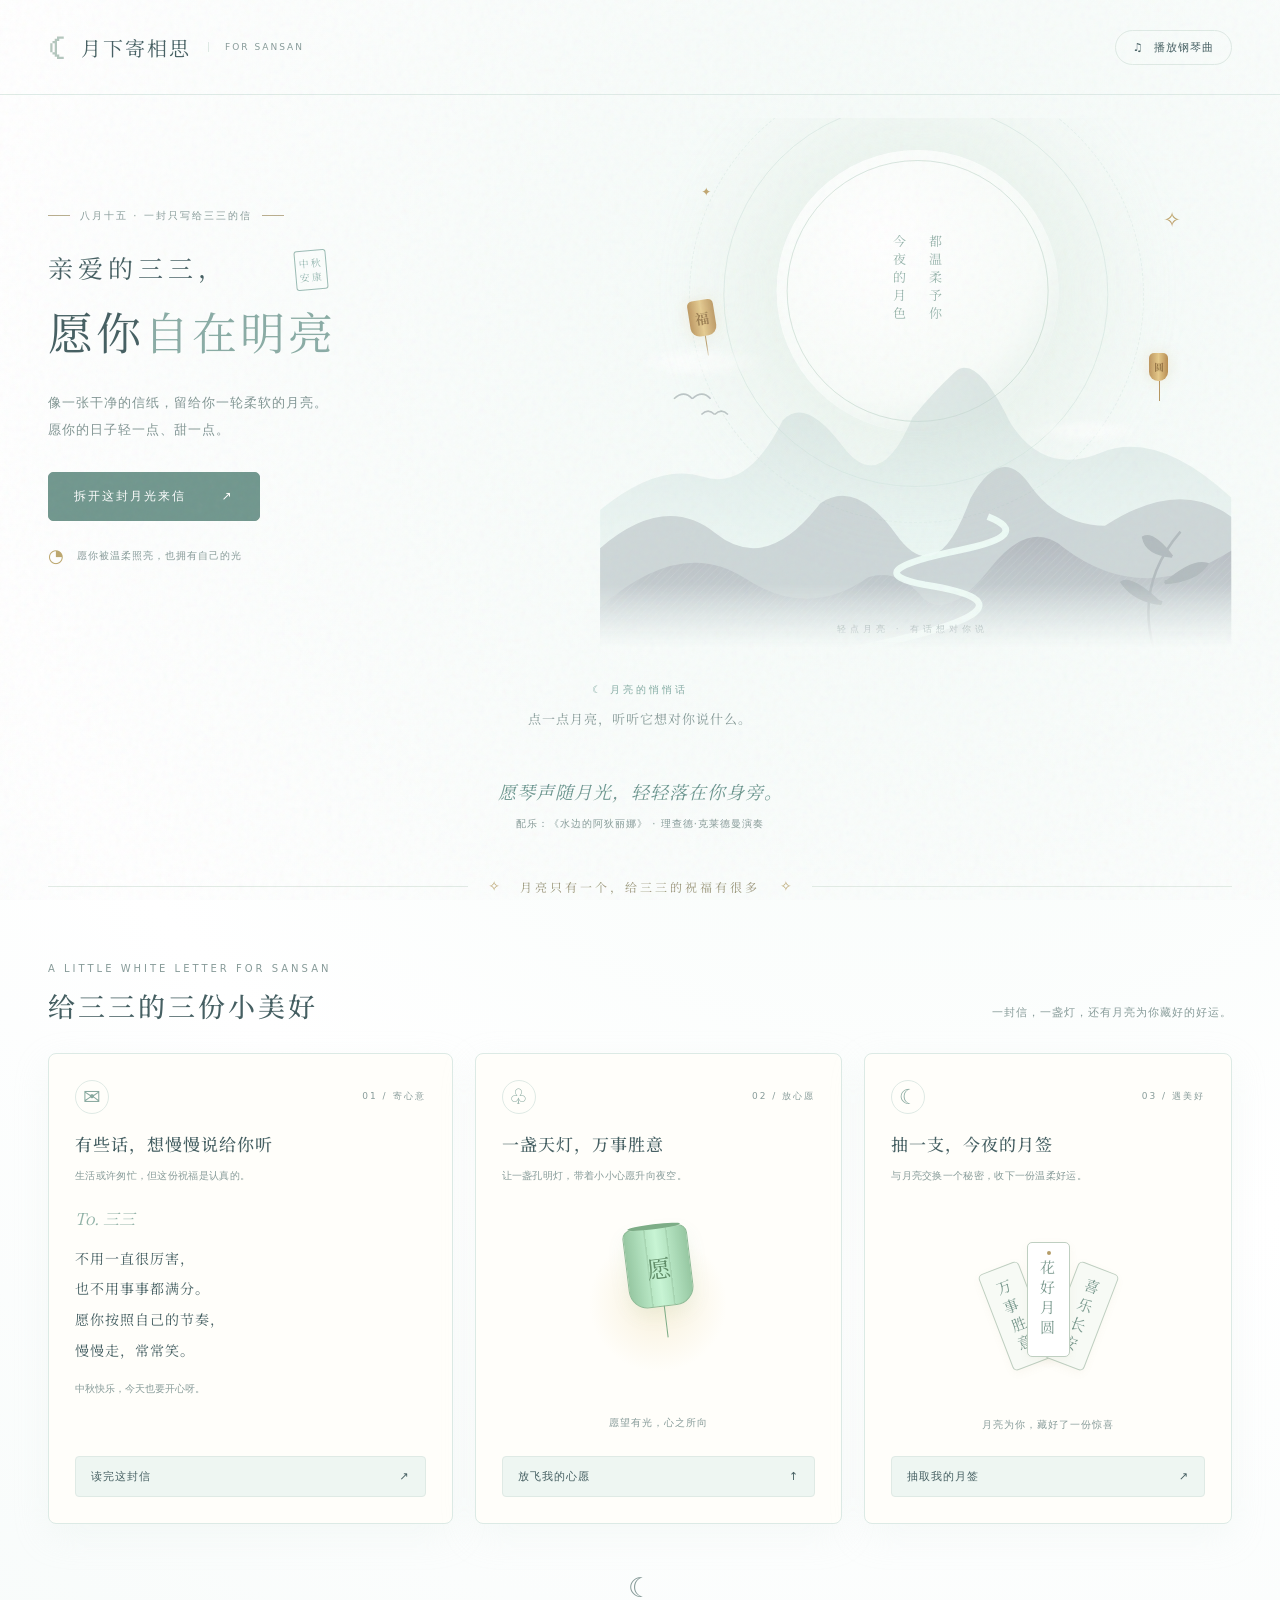
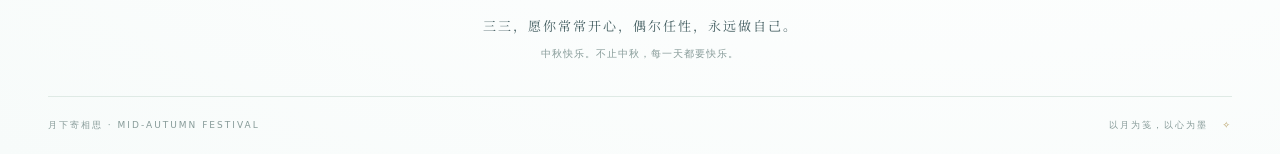
<file: index.html>
<!doctype html>
<html lang="zh-CN">
<head>
  <meta charset="UTF-8"><meta name="viewport" content="width=device-width, initial-scale=1">
  <meta name="theme-color" content="#eef0e6"><meta name="description" content="给三三的一份中秋小惊喜。愿月光温柔，愿你常乐常安。">
  <title>给三三的月光来信 · 中秋快乐</title><link rel="stylesheet" href="style.css"><link rel="stylesheet" href="personal.css"><link rel="stylesheet" href="duet.css">
</head>
<body class="personal theme-rose" data-recipient="sansan">
  <header class="header"><a class="brand" href="./" aria-label="给三三的月光来信"><span class="brand-icon">☾</span>月下寄相思<span class="brand-en">FOR SANSAN</span></a><button class="sound" id="sound" aria-pressed="false" aria-label="播放《水边的阿狄丽娜》"><span>♫</span> <span id="sound-label">播放钢琴曲</span></button></header>
  <main>
    <section class="hero" aria-labelledby="title">
      <div class="hero-copy"><div class="eyebrow"><span></span> 八月十五 · 一封只写给三三的信 <span></span></div><h1 id="title"><small>亲爱的三三，</small>愿你<span>自在明亮</span><i class="seal">中秋<br>安康</i></h1><p class="intro">像一张干净的信纸，留给你一轮柔软的月亮。<br>愿你的日子轻一点、甜一点。</p><button class="primary" id="start">拆开这封月光来信 <span>↗</span></button><div class="hero-note"><span class="small-moon">◔</span> 愿你被温柔照亮，也拥有自己的光</div></div>
      <div class="landscape" aria-label="清白月色、云朵、小兔与远山"><div class="white-cloud" aria-hidden="true"></div><div class="white-rabbit" aria-hidden="true"><i></i></div>
        <button class="moon" id="moon-secret" aria-label="点月亮，读给三三的悄悄话"><span>今夜的月色</span><span>都温柔予你</span></button><div class="orbit orbit-one"></div><div class="orbit orbit-two"></div>
        <svg class="mountains" viewBox="0 0 760 560" fill="none" xmlns="http://www.w3.org/2000/svg" aria-hidden="true"><defs><linearGradient id="back" x2="0" y2="1"><stop stop-color="#9cad98"/><stop offset="1" stop-color="#ced5be"/></linearGradient><linearGradient id="front" x2="0" y2="1"><stop stop-color="#3e695c"/><stop offset="1" stop-color="#8caa89"/></linearGradient><pattern id="lines" width="9" height="9" patternUnits="userSpaceOnUse"><path d="M0 9L9 0" stroke="#f4f2dc" stroke-opacity=".1"/></pattern></defs><path d="M0 383Q70 326 124 343T220 275Q247 246 292 306T376 272Q401 241 427 217T494 278Q535 342 603 314T760 368V560H0Z" fill="url(#back)"/><path d="M0 429Q78 362 139 411T265 375Q308 345 357 413T446 369Q483 303 517 352T608 402Q697 344 760 391V560H0Z" fill="#779580"/><path d="M0 500Q97 415 174 465T323 464Q359 452 390 490Q421 515 469 454T558 428Q653 500 760 432V560H0Z" fill="url(#front)"/><path d="M0 500Q97 415 174 465T323 464Q359 452 390 490Q421 515 469 454T558 428Q653 500 760 432V560H0Z" fill="url(#lines)"/><path d="M260 560Q570 501 391 473Q306 457 434 431Q523 413 467 391" stroke="#e0dfbe" stroke-width="8" opacity=".75"/><path d="M89 249q12-11 22 0m0 0q12-11 22 0M122 268q8-8 16 0m0 0q8-8 16 0" stroke="#5e7763" stroke-width="2"/><g stroke="#466950" stroke-width="3"><path d="M670 560q-29-84 29-151M677 494q-31-7-43-25M680 469q31-3 48-19M688 438q-22-7-31-19"/><path d="M689 439q-23-30-35-23q4 20 35 23M680 471q34-29 51-23q-13 20-51 23M676 496q-36-34-48-26q16 23 48 26" fill="#466950"/></g></svg>
        <div class="scene-lantern lantern-a"><b>福</b></div><div class="scene-lantern lantern-b"><b>圆</b></div><div class="scene-caption">轻点月亮 · 有话想对你说</div><div class="star star-one">✧</div><div class="star star-two">✦</div>
      </div>
    </section>
    <div class="secret-note"><span>☾ 月亮的悄悄话</span><p id="secret-message" aria-live="polite">点一点月亮，听听它想对你说什么。</p></div>
    <figure class="song-quote"><blockquote>愿琴声随月光，轻轻落在你身旁。</blockquote><figcaption>配乐：《水边的阿狄丽娜》 · 理查德·克莱德曼演奏</figcaption></figure>
    <div class="poem-divider"><span></span><i>✧</i><p>月亮只有一个，给三三的祝福有很多</p><i>✧</i><span></span></div>
    <section class="wishes" id="wishes" aria-labelledby="wishes-title"><div class="section-heading"><div><p class="eyebrow">A LITTLE WHITE LETTER FOR SANSAN</p><h2 id="wishes-title">给三三的三份小美好</h2></div><p>一封信，一盏灯，还有月亮为你藏好的好运。</p></div>
      <div class="cards"><article class="card letter-card"><div class="card-top"><span class="card-icon">✉</span><span class="card-number">01 / 寄心意</span></div><h3>有些话，想慢慢说给你听</h3><p>生活或许匆忙，但这份祝福是认真的。</p><div class="letter-preview"><span class="letter-salutation">To. 三三</span><p>不用一直很厉害，<br>也不用事事都满分。<br>愿你按照自己的节奏，<br>慢慢走，常常笑。</p><span class="letter-mark">中秋快乐，今天也要开心呀。</span></div><button class="card-button" id="open-letter">读完这封信 <span>↗</span></button></article>
      <article class="card lantern-card"><div class="card-top"><span class="card-icon">♧</span><span class="card-number">02 / 放心愿</span></div><h3>一盏天灯，万事胜意</h3><p>让一盏孔明灯，带着小小心愿升向夜空。</p><div class="lantern-preview" aria-hidden="true"><div class="lantern-glow"></div><div class="large-lantern"><span>愿</span></div><div class="lantern-string"></div></div><div class="lantern-counter" id="lantern-counter">愿望有光，心之所向</div><button class="card-button" id="release">放飞我的心愿 <span>↑</span></button></article>
      <article class="card fortune-card"><div class="card-top"><span class="card-icon">☾</span><span class="card-number">03 / 遇美好</span></div><h3>抽一支，今夜的月签</h3><p>与月亮交换一个秘密，收下一份温柔好运。</p><div class="fortune-art" aria-hidden="true"><div class="fortune-slip slip-left">万事胜意</div><div class="fortune-slip slip-right">喜乐长安</div><div class="fortune-slip slip-center">花好月圆</div></div><p class="fortune-hint" id="fortune-hint">月亮为你，藏好了一份惊喜</p><button class="card-button" id="draw">抽取我的月签 <span>↗</span></button></article></div>
    </section>
    <footer><span class="footer-moon">☾</span><p>三三，愿你常常开心，偶尔任性，永远做自己。</p><span>中秋快乐。不止中秋，每一天都要快乐。</span><div class="footer-bottom"><span>月下寄相思 · MID-AUTUMN FESTIVAL</span><span>以月为笺，以心为墨 <i>✧</i></span></div></footer>
  </main>
  <div class="flying-lanterns" id="sky" aria-hidden="true"></div><div class="toast" id="toast" role="status"></div>
  <dialog id="result"><button class="close" id="close-dialog" aria-label="关闭">×</button><div class="dialog-moon">☾</div><p class="eyebrow" id="result-kicker">一封月光来信</p><h2 id="result-title">中秋快乐</h2><p class="result-to" id="result-to"></p><p class="result-message" id="result-message"></p><p class="result-from" id="result-from"></p><div class="dialog-actions"><button class="primary" id="share">复制祝福链接 ↗</button><button class="secondary" id="save">保存祝福卡片 ↓</button></div><p class="dialog-foot">天涯共此时 · 千里共婵娟</p></dialog>
  <audio id="gift-audio" src="assets/ballade-pour-adeline-web.mp3" preload="auto" loop></audio>
  <script src="profiles.js"></script><script src="app.js"></script>
</body>
</html>
</file>
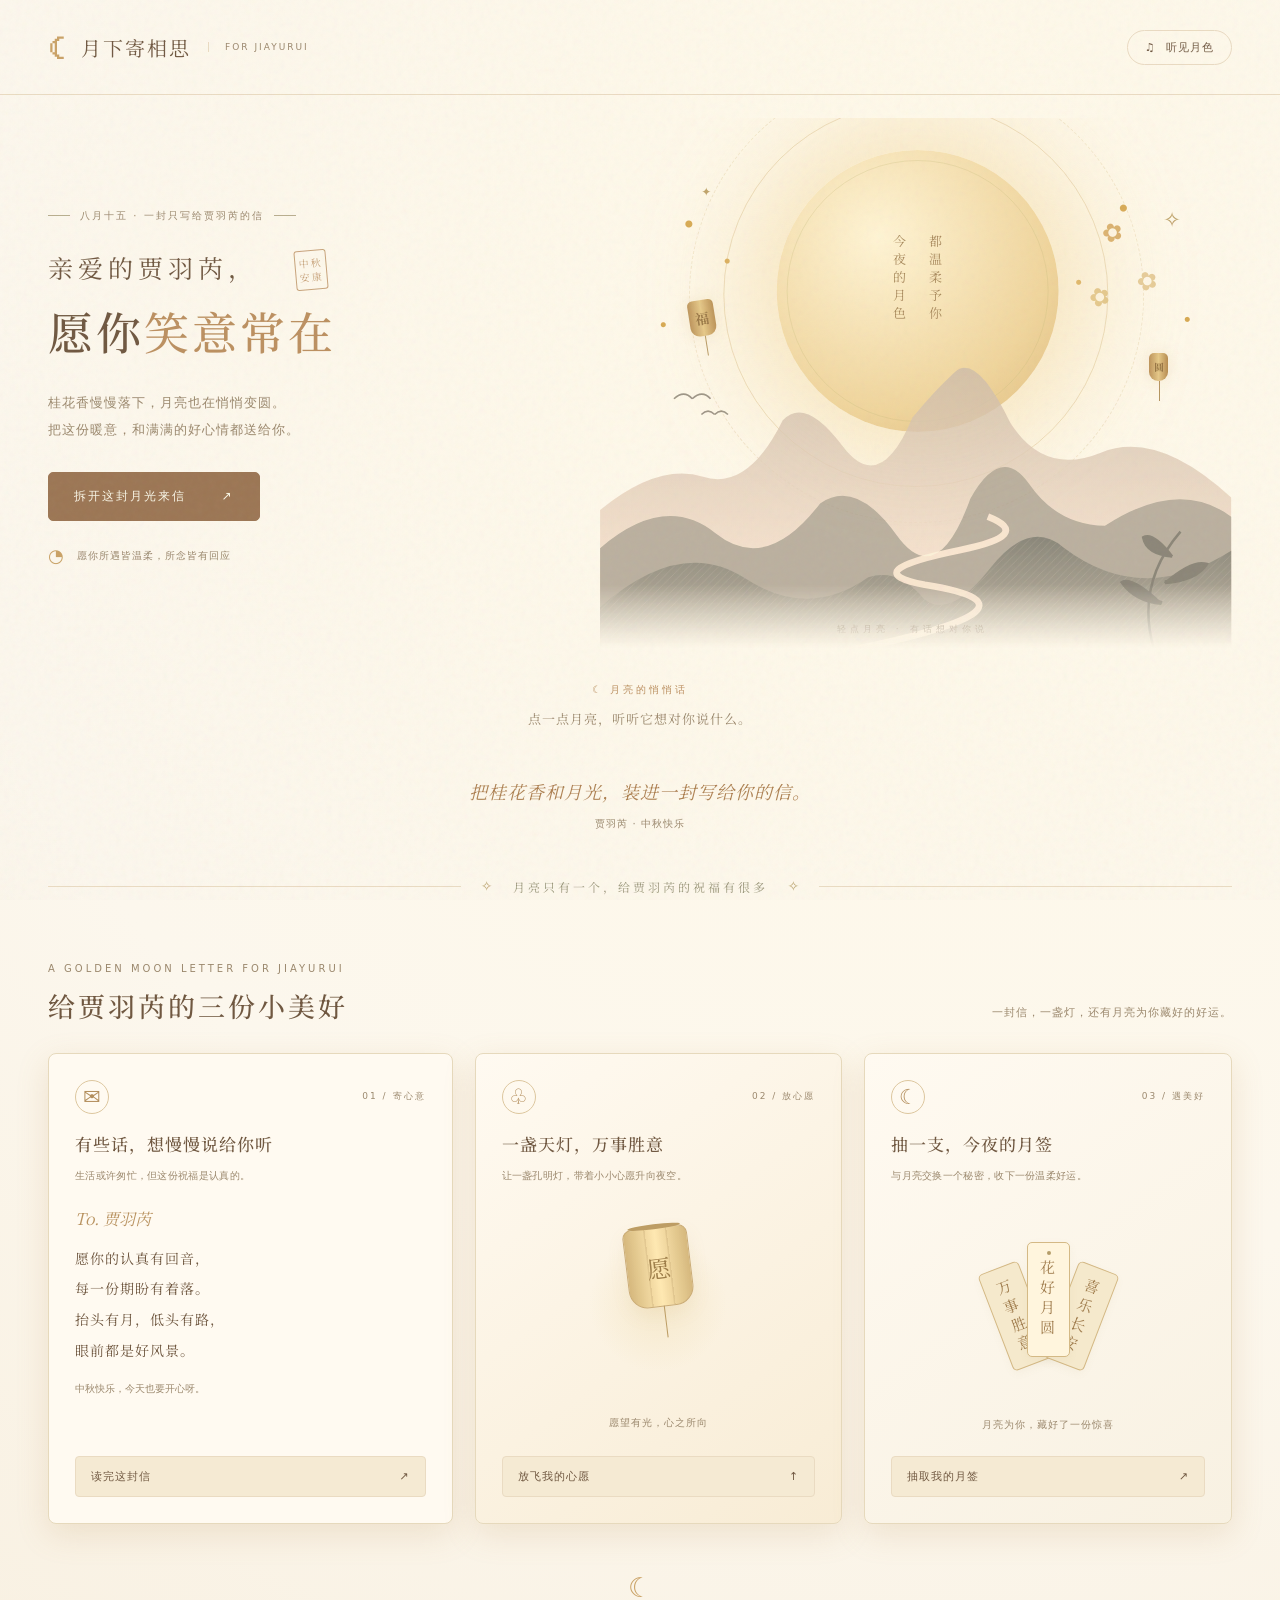
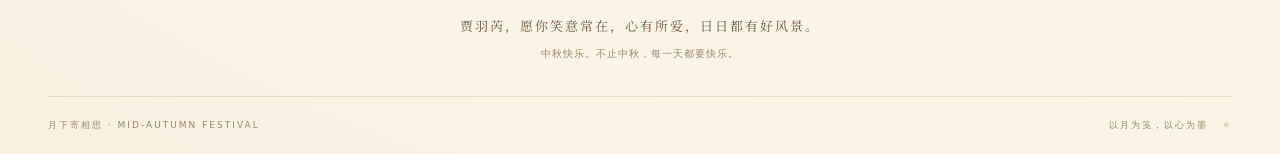
<file: jiayurui.html>
<!doctype html>
<html lang="zh-CN">
<head>
  <meta charset="UTF-8"><meta name="viewport" content="width=device-width, initial-scale=1">
  <meta name="theme-color" content="#eef0e6"><meta name="description" content="给贾羽芮的一份中秋小惊喜。愿月光温柔，愿你常乐常安。">
  <title>给贾羽芮的月光来信 · 中秋快乐</title><link rel="stylesheet" href="style.css"><link rel="stylesheet" href="personal.css"><link rel="stylesheet" href="duet.css">
</head>
<body class="personal theme-amber" data-recipient="jiayurui">
  <header class="header"><a class="brand" href="jiayurui.html" aria-label="给贾羽芮的月光来信"><span class="brand-icon">☾</span>月下寄相思<span class="brand-en">FOR JIAYURUI</span></a><button class="sound" id="sound" aria-pressed="false" aria-label="播放轻音乐"><span>♫</span> <span id="sound-label">听见月色</span></button></header>
  <main>
    <section class="hero" aria-labelledby="title">
      <div class="hero-copy"><div class="eyebrow"><span></span> 八月十五 · 一封只写给贾羽芮的信 <span></span></div><h1 id="title"><small>亲爱的贾羽芮，</small>愿你<span>笑意常在</span><i class="seal">中秋<br>安康</i></h1><p class="intro">桂花香慢慢落下，月亮也在悄悄变圆。<br>把这份暖意，和满满的好心情都送给你。</p><button class="primary" id="start">拆开这封月光来信 <span>↗</span></button><div class="hero-note"><span class="small-moon">◔</span> 愿你所遇皆温柔，所念皆有回应</div></div>
      <div class="landscape" aria-label="金色月光、桂花与远山"><div class="osmanthus" aria-hidden="true"></div>
        <button class="moon" id="moon-secret" aria-label="点月亮，读给贾羽芮的悄悄话"><span>今夜的月色</span><span>都温柔予你</span></button><div class="orbit orbit-one"></div><div class="orbit orbit-two"></div>
        <svg class="mountains" viewBox="0 0 760 560" fill="none" xmlns="http://www.w3.org/2000/svg" aria-hidden="true"><defs><linearGradient id="back" x2="0" y2="1"><stop stop-color="#9cad98"/><stop offset="1" stop-color="#ced5be"/></linearGradient><linearGradient id="front" x2="0" y2="1"><stop stop-color="#3e695c"/><stop offset="1" stop-color="#8caa89"/></linearGradient><pattern id="lines" width="9" height="9" patternUnits="userSpaceOnUse"><path d="M0 9L9 0" stroke="#f4f2dc" stroke-opacity=".1"/></pattern></defs><path d="M0 383Q70 326 124 343T220 275Q247 246 292 306T376 272Q401 241 427 217T494 278Q535 342 603 314T760 368V560H0Z" fill="url(#back)"/><path d="M0 429Q78 362 139 411T265 375Q308 345 357 413T446 369Q483 303 517 352T608 402Q697 344 760 391V560H0Z" fill="#779580"/><path d="M0 500Q97 415 174 465T323 464Q359 452 390 490Q421 515 469 454T558 428Q653 500 760 432V560H0Z" fill="url(#front)"/><path d="M0 500Q97 415 174 465T323 464Q359 452 390 490Q421 515 469 454T558 428Q653 500 760 432V560H0Z" fill="url(#lines)"/><path d="M260 560Q570 501 391 473Q306 457 434 431Q523 413 467 391" stroke="#e0dfbe" stroke-width="8" opacity=".75"/><path d="M89 249q12-11 22 0m0 0q12-11 22 0M122 268q8-8 16 0m0 0q8-8 16 0" stroke="#5e7763" stroke-width="2"/><g stroke="#466950" stroke-width="3"><path d="M670 560q-29-84 29-151M677 494q-31-7-43-25M680 469q31-3 48-19M688 438q-22-7-31-19"/><path d="M689 439q-23-30-35-23q4 20 35 23M680 471q34-29 51-23q-13 20-51 23M676 496q-36-34-48-26q16 23 48 26" fill="#466950"/></g></svg>
        <div class="scene-lantern lantern-a"><b>福</b></div><div class="scene-lantern lantern-b"><b>圆</b></div><div class="scene-caption">轻点月亮 · 有话想对你说</div><div class="star star-one">✧</div><div class="star star-two">✦</div>
      </div>
    </section>
    <div class="secret-note"><span>☾ 月亮的悄悄话</span><p id="secret-message" aria-live="polite">点一点月亮，听听它想对你说什么。</p></div>
    <figure class="song-quote"><blockquote>把桂花香和月光，装进一封写给你的信。</blockquote><figcaption>贾羽芮 · 中秋快乐</figcaption></figure>
    <div class="poem-divider"><span></span><i>✧</i><p>月亮只有一个，给贾羽芮的祝福有很多</p><i>✧</i><span></span></div>
    <section class="wishes" id="wishes" aria-labelledby="wishes-title"><div class="section-heading"><div><p class="eyebrow">A GOLDEN MOON LETTER FOR JIAYURUI</p><h2 id="wishes-title">给贾羽芮的三份小美好</h2></div><p>一封信，一盏灯，还有月亮为你藏好的好运。</p></div>
      <div class="cards"><article class="card letter-card"><div class="card-top"><span class="card-icon">✉</span><span class="card-number">01 / 寄心意</span></div><h3>有些话，想慢慢说给你听</h3><p>生活或许匆忙，但这份祝福是认真的。</p><div class="letter-preview"><span class="letter-salutation">To. 贾羽芮</span><p>愿你的认真有回音，<br>每一份期盼有着落。<br>抬头有月，低头有路，<br>眼前都是好风景。</p><span class="letter-mark">中秋快乐，今天也要开心呀。</span></div><button class="card-button" id="open-letter">读完这封信 <span>↗</span></button></article>
      <article class="card lantern-card"><div class="card-top"><span class="card-icon">♧</span><span class="card-number">02 / 放心愿</span></div><h3>一盏天灯，万事胜意</h3><p>让一盏孔明灯，带着小小心愿升向夜空。</p><div class="lantern-preview" aria-hidden="true"><div class="lantern-glow"></div><div class="large-lantern"><span>愿</span></div><div class="lantern-string"></div></div><div class="lantern-counter" id="lantern-counter">愿望有光，心之所向</div><button class="card-button" id="release">放飞我的心愿 <span>↑</span></button></article>
      <article class="card fortune-card"><div class="card-top"><span class="card-icon">☾</span><span class="card-number">03 / 遇美好</span></div><h3>抽一支，今夜的月签</h3><p>与月亮交换一个秘密，收下一份温柔好运。</p><div class="fortune-art" aria-hidden="true"><div class="fortune-slip slip-left">万事胜意</div><div class="fortune-slip slip-right">喜乐长安</div><div class="fortune-slip slip-center">花好月圆</div></div><p class="fortune-hint" id="fortune-hint">月亮为你，藏好了一份惊喜</p><button class="card-button" id="draw">抽取我的月签 <span>↗</span></button></article></div>
    </section>
    <footer><span class="footer-moon">☾</span><p>贾羽芮，愿你笑意常在，心有所爱，日日都有好风景。</p><span>中秋快乐。不止中秋，每一天都要快乐。</span><div class="footer-bottom"><span>月下寄相思 · MID-AUTUMN FESTIVAL</span><span>以月为笺，以心为墨 <i>✧</i></span></div></footer>
  </main>
  <div class="flying-lanterns" id="sky" aria-hidden="true"></div><div class="toast" id="toast" role="status"></div>
  <dialog id="result"><button class="close" id="close-dialog" aria-label="关闭">×</button><div class="dialog-moon">☾</div><p class="eyebrow" id="result-kicker">一封月光来信</p><h2 id="result-title">中秋快乐</h2><p class="result-to" id="result-to"></p><p class="result-message" id="result-message"></p><p class="result-from" id="result-from"></p><div class="dialog-actions"><button class="primary" id="share">复制祝福链接 ↗</button><button class="secondary" id="save">保存祝福卡片 ↓</button></div><p class="dialog-foot">天涯共此时 · 千里共婵娟</p></dialog>
  <script src="profiles.js"></script><script src="app.js"></script>
</body>
</html>
</file>
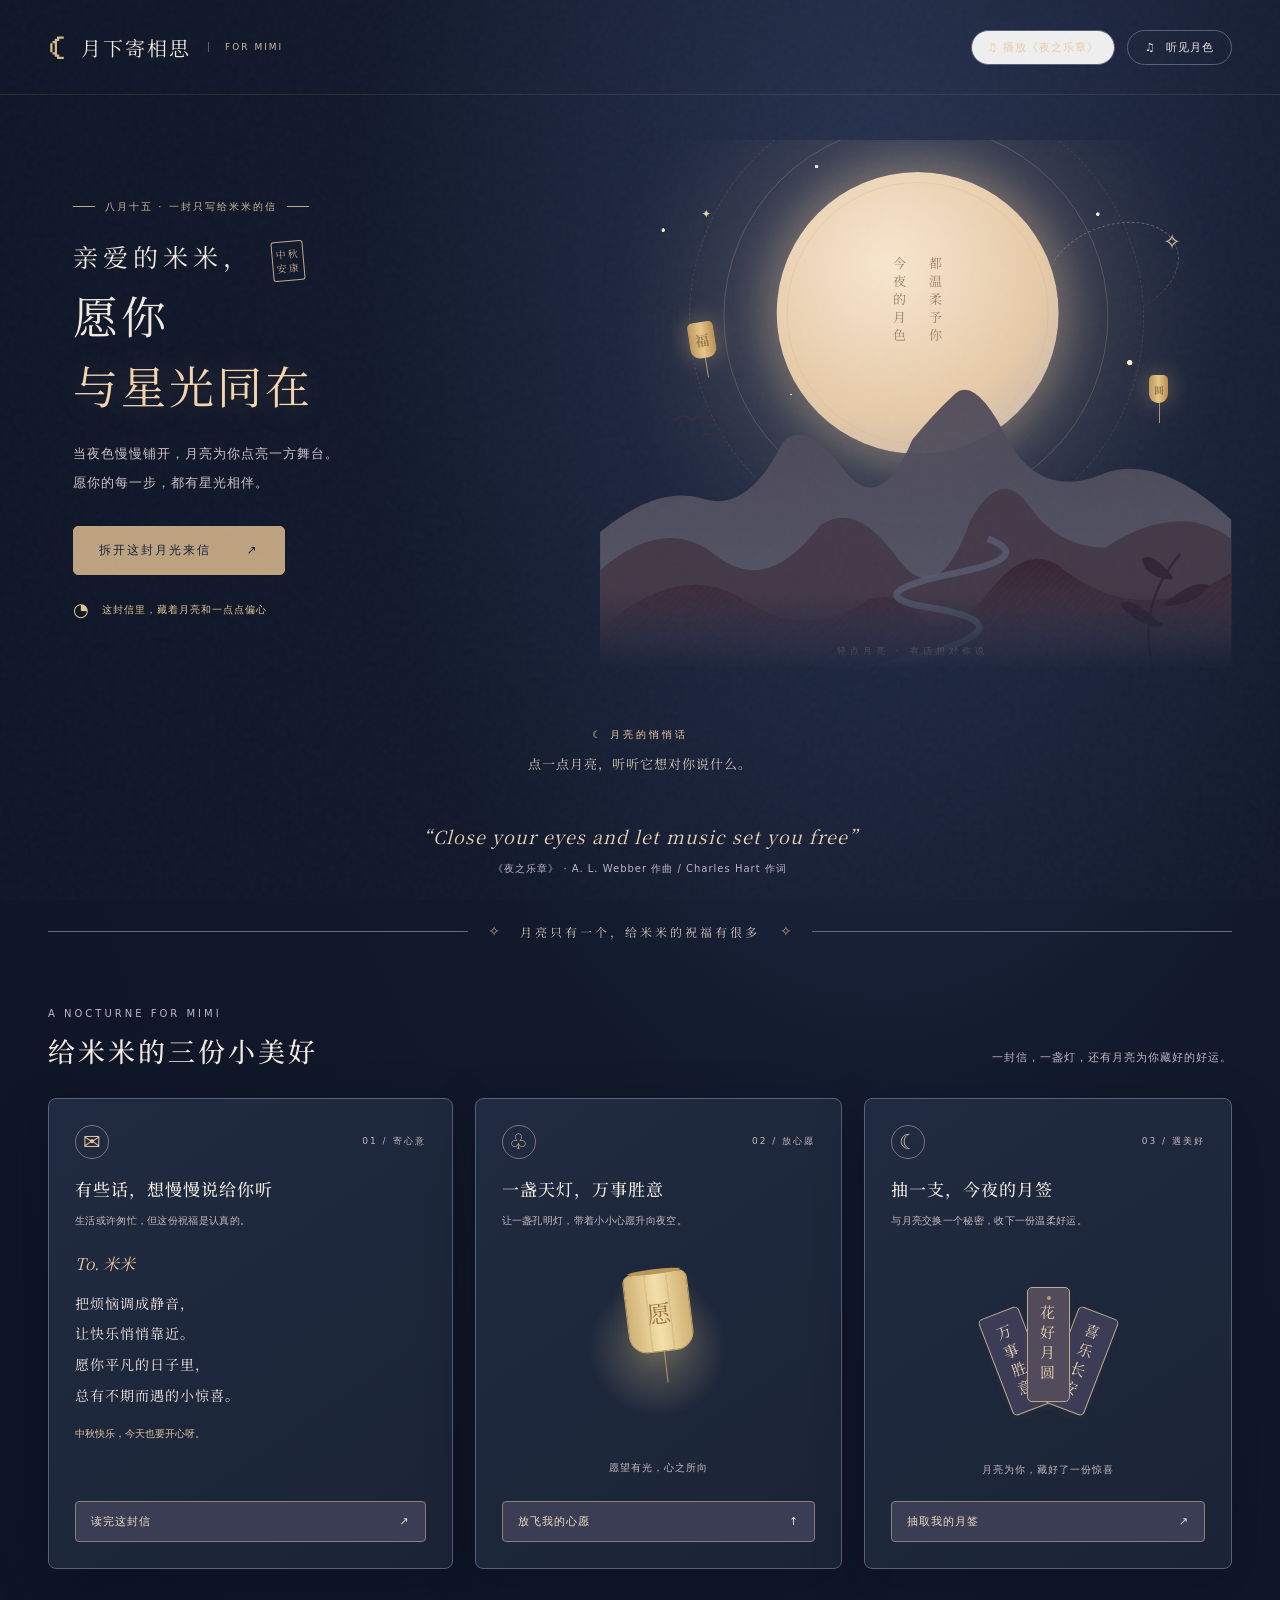
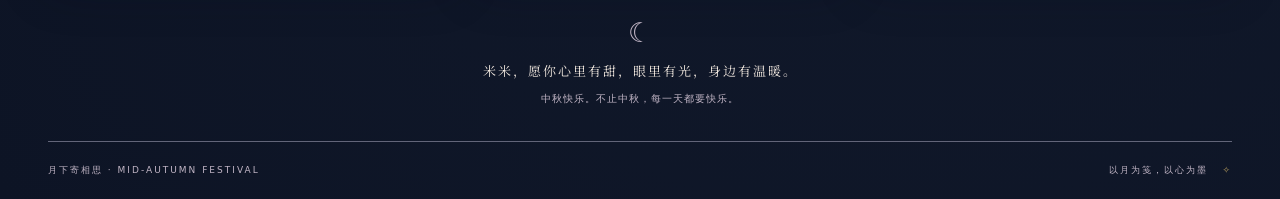
<file: mimi.html>
<!doctype html>
<html lang="zh-CN">
<head>
  <meta charset="UTF-8"><meta name="viewport" content="width=device-width, initial-scale=1">
  <meta name="theme-color" content="#eef0e6"><meta name="description" content="给米米的一份中秋小惊喜。愿月光温柔，愿你常乐常安。">
  <title>给米米的月光来信 · 中秋快乐</title><link rel="stylesheet" href="style.css"><link rel="stylesheet" href="personal.css"><link rel="stylesheet" href="duet.css">
</head>
<body class="personal theme-lilac" data-recipient="mimi">
  <header class="header"><a class="brand" href="mimi.html" aria-label="给米米的月光来信"><span class="brand-icon">☾</span>月下寄相思<span class="brand-en">FOR MIMI</span></a><button class="song-link" id="song-play" type="button" data-video="NqSBtk4z5qo" aria-label="在页面中播放《夜之乐章》">♫ 播放《夜之乐章》</button><button class="sound" id="sound" aria-pressed="false"><span>♫</span> <span id="sound-label">听见月色</span></button></header>
  <main>
    <section class="hero" aria-labelledby="title">
      <div class="hero-copy"><div class="eyebrow"><span></span> 八月十五 · 一封只写给米米的信 <span></span></div><h1 id="title"><small>亲爱的米米，</small>愿你<span>与星光同在</span><i class="seal">中秋<br>安康</i></h1><p class="intro">当夜色慢慢铺开，月亮为你点亮一方舞台。<br>愿你的每一步，都有星光相伴。</p><button class="primary" id="start">拆开这封月光来信 <span>↗</span></button><div class="hero-note"><span class="small-moon">◔</span> 这封信里，藏着月亮和一点点偏心</div></div>
      <div class="landscape" aria-label="夜幕中闪烁的星辰、月光与远山"><div class="night-sky" aria-hidden="true"></div>
        <button class="moon" id="moon-secret" aria-label="点月亮，读给米米的悄悄话"><span>今夜的月色</span><span>都温柔予你</span></button><div class="orbit orbit-one"></div><div class="orbit orbit-two"></div>
        <svg class="mountains" viewBox="0 0 760 560" fill="none" xmlns="http://www.w3.org/2000/svg" aria-hidden="true"><defs><linearGradient id="back" x2="0" y2="1"><stop stop-color="#9cad98"/><stop offset="1" stop-color="#ced5be"/></linearGradient><linearGradient id="front" x2="0" y2="1"><stop stop-color="#3e695c"/><stop offset="1" stop-color="#8caa89"/></linearGradient><pattern id="lines" width="9" height="9" patternUnits="userSpaceOnUse"><path d="M0 9L9 0" stroke="#f4f2dc" stroke-opacity=".1"/></pattern></defs><path d="M0 383Q70 326 124 343T220 275Q247 246 292 306T376 272Q401 241 427 217T494 278Q535 342 603 314T760 368V560H0Z" fill="url(#back)"/><path d="M0 429Q78 362 139 411T265 375Q308 345 357 413T446 369Q483 303 517 352T608 402Q697 344 760 391V560H0Z" fill="#779580"/><path d="M0 500Q97 415 174 465T323 464Q359 452 390 490Q421 515 469 454T558 428Q653 500 760 432V560H0Z" fill="url(#front)"/><path d="M0 500Q97 415 174 465T323 464Q359 452 390 490Q421 515 469 454T558 428Q653 500 760 432V560H0Z" fill="url(#lines)"/><path d="M260 560Q570 501 391 473Q306 457 434 431Q523 413 467 391" stroke="#e0dfbe" stroke-width="8" opacity=".75"/><path d="M89 249q12-11 22 0m0 0q12-11 22 0M122 268q8-8 16 0m0 0q8-8 16 0" stroke="#5e7763" stroke-width="2"/><g stroke="#466950" stroke-width="3"><path d="M670 560q-29-84 29-151M677 494q-31-7-43-25M680 469q31-3 48-19M688 438q-22-7-31-19"/><path d="M689 439q-23-30-35-23q4 20 35 23M680 471q34-29 51-23q-13 20-51 23M676 496q-36-34-48-26q16 23 48 26" fill="#466950"/></g></svg>
        <div class="scene-lantern lantern-a"><b>福</b></div><div class="scene-lantern lantern-b"><b>圆</b></div><div class="scene-caption">轻点月亮 · 有话想对你说</div><div class="star star-one">✧</div><div class="star star-two">✦</div>
      </div>
    </section>
    <div class="secret-note"><span>☾ 月亮的悄悄话</span><p id="secret-message" aria-live="polite">点一点月亮，听听它想对你说什么。</p></div>
    <figure class="song-quote"><blockquote>“Close your eyes and let music set you free”</blockquote><figcaption>《夜之乐章》 · A. L. Webber 作曲 / Charles Hart 作词</figcaption></figure>
    <div class="poem-divider"><span></span><i>✧</i><p>月亮只有一个，给米米的祝福有很多</p><i>✧</i><span></span></div>
    <section class="wishes" id="wishes" aria-labelledby="wishes-title"><div class="section-heading"><div><p class="eyebrow">A NOCTURNE FOR MIMI</p><h2 id="wishes-title">给米米的三份小美好</h2></div><p>一封信，一盏灯，还有月亮为你藏好的好运。</p></div>
      <div class="cards"><article class="card letter-card"><div class="card-top"><span class="card-icon">✉</span><span class="card-number">01 / 寄心意</span></div><h3>有些话，想慢慢说给你听</h3><p>生活或许匆忙，但这份祝福是认真的。</p><div class="letter-preview"><span class="letter-salutation">To. 米米</span><p>把烦恼调成静音，<br>让快乐悄悄靠近。<br>愿你平凡的日子里，<br>总有不期而遇的小惊喜。</p><span class="letter-mark">中秋快乐，今天也要开心呀。</span></div><button class="card-button" id="open-letter">读完这封信 <span>↗</span></button></article>
      <article class="card lantern-card"><div class="card-top"><span class="card-icon">♧</span><span class="card-number">02 / 放心愿</span></div><h3>一盏天灯，万事胜意</h3><p>让一盏孔明灯，带着小小心愿升向夜空。</p><div class="lantern-preview" aria-hidden="true"><div class="lantern-glow"></div><div class="large-lantern"><span>愿</span></div><div class="lantern-string"></div></div><div class="lantern-counter" id="lantern-counter">愿望有光，心之所向</div><button class="card-button" id="release">放飞我的心愿 <span>↑</span></button></article>
      <article class="card fortune-card"><div class="card-top"><span class="card-icon">☾</span><span class="card-number">03 / 遇美好</span></div><h3>抽一支，今夜的月签</h3><p>与月亮交换一个秘密，收下一份温柔好运。</p><div class="fortune-art" aria-hidden="true"><div class="fortune-slip slip-left">万事胜意</div><div class="fortune-slip slip-right">喜乐长安</div><div class="fortune-slip slip-center">花好月圆</div></div><p class="fortune-hint" id="fortune-hint">月亮为你，藏好了一份惊喜</p><button class="card-button" id="draw">抽取我的月签 <span>↗</span></button></article></div>
    </section>
    <footer><span class="footer-moon">☾</span><p>米米，愿你心里有甜，眼里有光，身边有温暖。</p><span>中秋快乐。不止中秋，每一天都要快乐。</span><div class="footer-bottom"><span>月下寄相思 · MID-AUTUMN FESTIVAL</span><span>以月为笺，以心为墨 <i>✧</i></span></div></footer>
  </main>
  <aside class="music-player" id="music-player" aria-label="播放《夜之乐章》" hidden><div class="music-player-head"><span>♫ 播放《夜之乐章》</span><button id="close-player" type="button" aria-label="关闭音乐播放器">×</button></div><div class="music-video" id="music-video"></div></aside>
  <div class="flying-lanterns" id="sky" aria-hidden="true"></div><div class="toast" id="toast" role="status"></div>
  <dialog id="result"><button class="close" id="close-dialog" aria-label="关闭">×</button><div class="dialog-moon">☾</div><p class="eyebrow" id="result-kicker">一封月光来信</p><h2 id="result-title">中秋快乐</h2><p class="result-to" id="result-to"></p><p class="result-message" id="result-message"></p><p class="result-from" id="result-from"></p><div class="dialog-actions"><button class="primary" id="share">复制祝福链接 ↗</button><button class="secondary" id="save">保存祝福卡片 ↓</button></div><p class="dialog-foot">天涯共此时 · 千里共婵娟</p></dialog>
  <script src="profiles.js"></script><script src="app.js"></script>
</body>
</html>
</file>
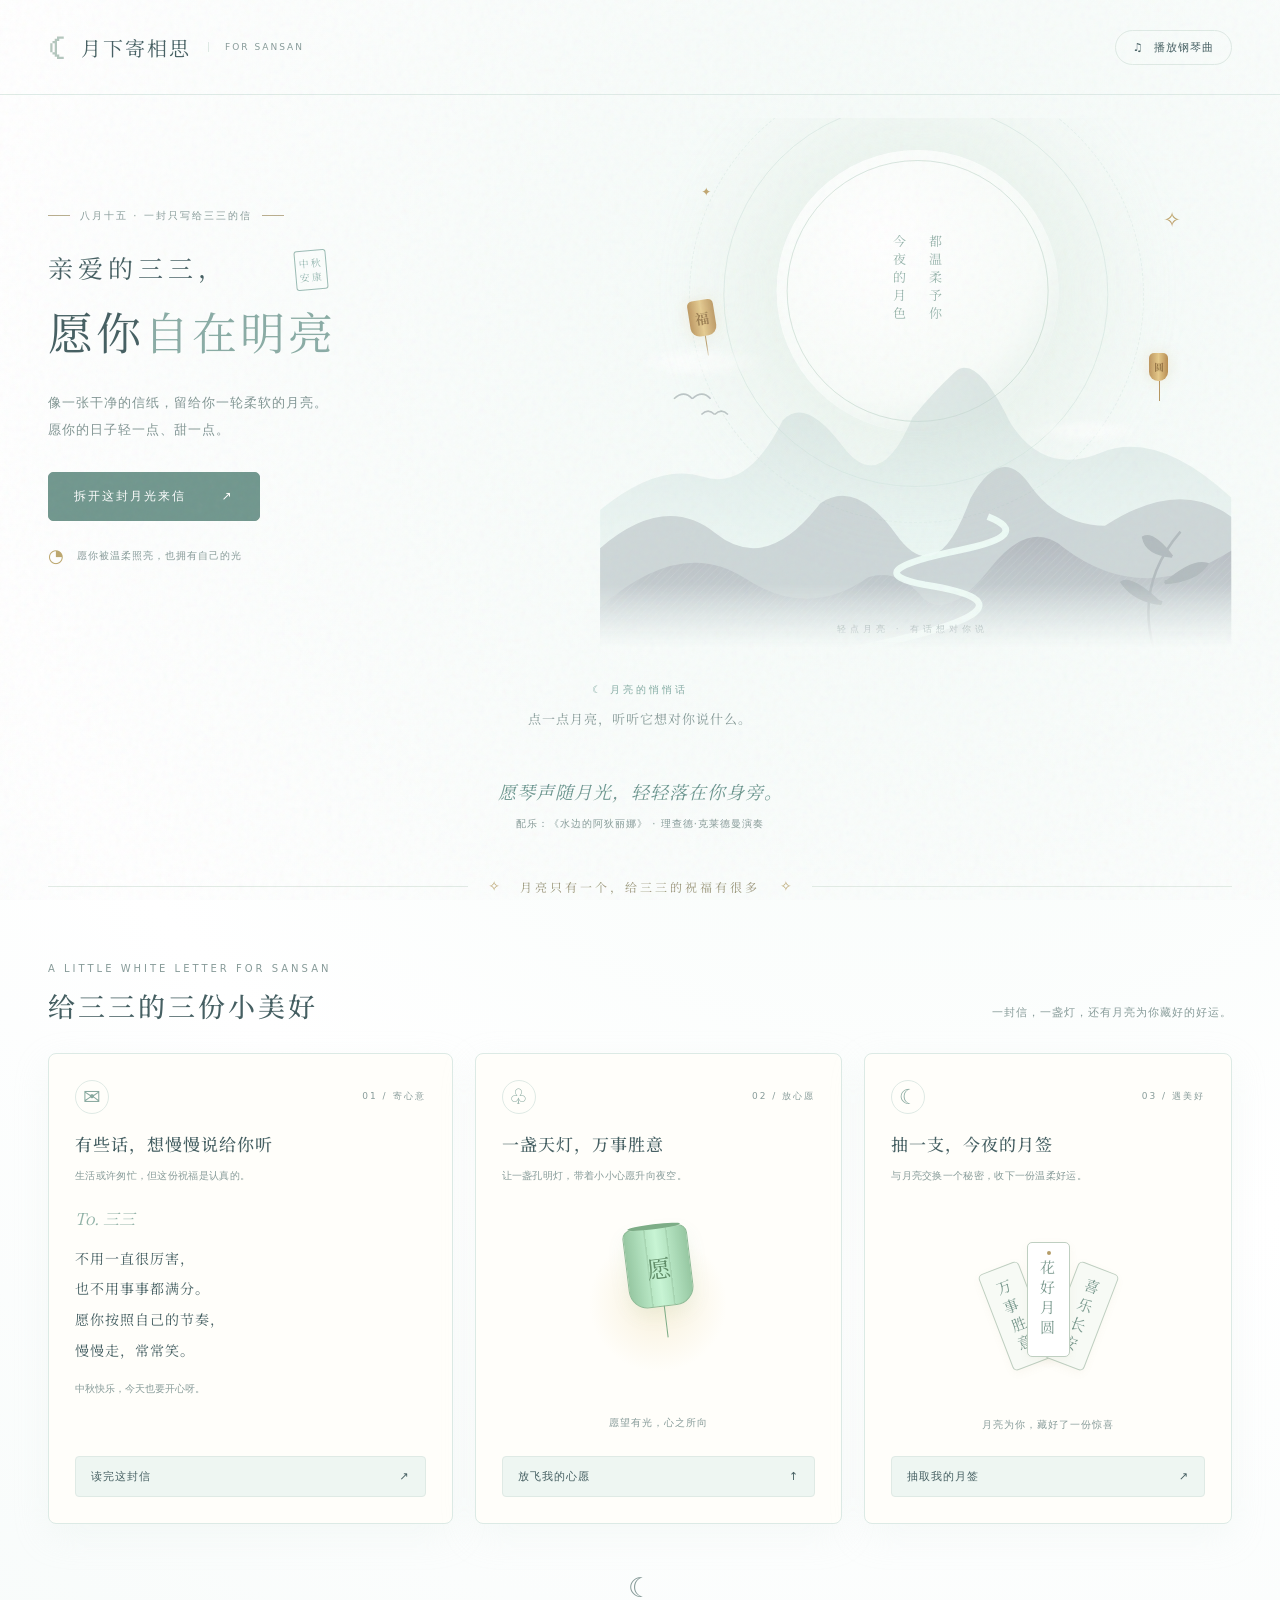
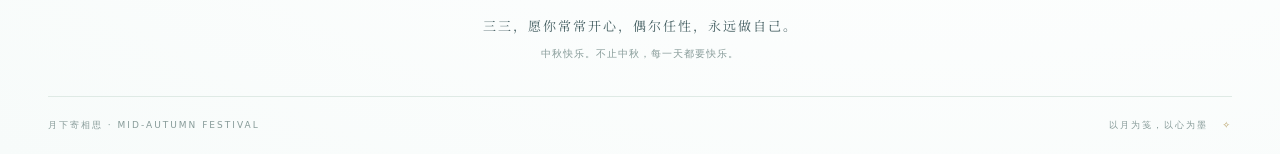
<file: sansan.html>
<!doctype html>
<html lang="zh-CN">
<head>
  <meta charset="UTF-8"><meta name="viewport" content="width=device-width, initial-scale=1">
  <meta name="theme-color" content="#eef0e6"><meta name="description" content="给三三的一份中秋小惊喜。愿月光温柔，愿你常乐常安。">
  <title>给三三的月光来信 · 中秋快乐</title><link rel="stylesheet" href="style.css"><link rel="stylesheet" href="personal.css"><link rel="stylesheet" href="duet.css">
</head>
<body class="personal theme-rose" data-recipient="sansan">
  <header class="header"><a class="brand" href="sansan.html" aria-label="给三三的月光来信"><span class="brand-icon">☾</span>月下寄相思<span class="brand-en">FOR SANSAN</span></a><button class="sound" id="sound" aria-pressed="false" aria-label="播放《水边的阿狄丽娜》"><span>♫</span> <span id="sound-label">播放钢琴曲</span></button></header>
  <main>
    <section class="hero" aria-labelledby="title">
      <div class="hero-copy"><div class="eyebrow"><span></span> 八月十五 · 一封只写给三三的信 <span></span></div><h1 id="title"><small>亲爱的三三，</small>愿你<span>自在明亮</span><i class="seal">中秋<br>安康</i></h1><p class="intro">像一张干净的信纸，留给你一轮柔软的月亮。<br>愿你的日子轻一点、甜一点。</p><button class="primary" id="start">拆开这封月光来信 <span>↗</span></button><div class="hero-note"><span class="small-moon">◔</span> 愿你被温柔照亮，也拥有自己的光</div></div>
      <div class="landscape" aria-label="清白月色、云朵、小兔与远山"><div class="white-cloud" aria-hidden="true"></div><div class="white-rabbit" aria-hidden="true"><i></i></div>
        <button class="moon" id="moon-secret" aria-label="点月亮，读给三三的悄悄话"><span>今夜的月色</span><span>都温柔予你</span></button><div class="orbit orbit-one"></div><div class="orbit orbit-two"></div>
        <svg class="mountains" viewBox="0 0 760 560" fill="none" xmlns="http://www.w3.org/2000/svg" aria-hidden="true"><defs><linearGradient id="back" x2="0" y2="1"><stop stop-color="#9cad98"/><stop offset="1" stop-color="#ced5be"/></linearGradient><linearGradient id="front" x2="0" y2="1"><stop stop-color="#3e695c"/><stop offset="1" stop-color="#8caa89"/></linearGradient><pattern id="lines" width="9" height="9" patternUnits="userSpaceOnUse"><path d="M0 9L9 0" stroke="#f4f2dc" stroke-opacity=".1"/></pattern></defs><path d="M0 383Q70 326 124 343T220 275Q247 246 292 306T376 272Q401 241 427 217T494 278Q535 342 603 314T760 368V560H0Z" fill="url(#back)"/><path d="M0 429Q78 362 139 411T265 375Q308 345 357 413T446 369Q483 303 517 352T608 402Q697 344 760 391V560H0Z" fill="#779580"/><path d="M0 500Q97 415 174 465T323 464Q359 452 390 490Q421 515 469 454T558 428Q653 500 760 432V560H0Z" fill="url(#front)"/><path d="M0 500Q97 415 174 465T323 464Q359 452 390 490Q421 515 469 454T558 428Q653 500 760 432V560H0Z" fill="url(#lines)"/><path d="M260 560Q570 501 391 473Q306 457 434 431Q523 413 467 391" stroke="#e0dfbe" stroke-width="8" opacity=".75"/><path d="M89 249q12-11 22 0m0 0q12-11 22 0M122 268q8-8 16 0m0 0q8-8 16 0" stroke="#5e7763" stroke-width="2"/><g stroke="#466950" stroke-width="3"><path d="M670 560q-29-84 29-151M677 494q-31-7-43-25M680 469q31-3 48-19M688 438q-22-7-31-19"/><path d="M689 439q-23-30-35-23q4 20 35 23M680 471q34-29 51-23q-13 20-51 23M676 496q-36-34-48-26q16 23 48 26" fill="#466950"/></g></svg>
        <div class="scene-lantern lantern-a"><b>福</b></div><div class="scene-lantern lantern-b"><b>圆</b></div><div class="scene-caption">轻点月亮 · 有话想对你说</div><div class="star star-one">✧</div><div class="star star-two">✦</div>
      </div>
    </section>
    <div class="secret-note"><span>☾ 月亮的悄悄话</span><p id="secret-message" aria-live="polite">点一点月亮，听听它想对你说什么。</p></div>
    <figure class="song-quote"><blockquote>愿琴声随月光，轻轻落在你身旁。</blockquote><figcaption>配乐：《水边的阿狄丽娜》 · 理查德·克莱德曼演奏</figcaption></figure>
    <div class="poem-divider"><span></span><i>✧</i><p>月亮只有一个，给三三的祝福有很多</p><i>✧</i><span></span></div>
    <section class="wishes" id="wishes" aria-labelledby="wishes-title"><div class="section-heading"><div><p class="eyebrow">A LITTLE WHITE LETTER FOR SANSAN</p><h2 id="wishes-title">给三三的三份小美好</h2></div><p>一封信，一盏灯，还有月亮为你藏好的好运。</p></div>
      <div class="cards"><article class="card letter-card"><div class="card-top"><span class="card-icon">✉</span><span class="card-number">01 / 寄心意</span></div><h3>有些话，想慢慢说给你听</h3><p>生活或许匆忙，但这份祝福是认真的。</p><div class="letter-preview"><span class="letter-salutation">To. 三三</span><p>不用一直很厉害，<br>也不用事事都满分。<br>愿你按照自己的节奏，<br>慢慢走，常常笑。</p><span class="letter-mark">中秋快乐，今天也要开心呀。</span></div><button class="card-button" id="open-letter">读完这封信 <span>↗</span></button></article>
      <article class="card lantern-card"><div class="card-top"><span class="card-icon">♧</span><span class="card-number">02 / 放心愿</span></div><h3>一盏天灯，万事胜意</h3><p>让一盏孔明灯，带着小小心愿升向夜空。</p><div class="lantern-preview" aria-hidden="true"><div class="lantern-glow"></div><div class="large-lantern"><span>愿</span></div><div class="lantern-string"></div></div><div class="lantern-counter" id="lantern-counter">愿望有光，心之所向</div><button class="card-button" id="release">放飞我的心愿 <span>↑</span></button></article>
      <article class="card fortune-card"><div class="card-top"><span class="card-icon">☾</span><span class="card-number">03 / 遇美好</span></div><h3>抽一支，今夜的月签</h3><p>与月亮交换一个秘密，收下一份温柔好运。</p><div class="fortune-art" aria-hidden="true"><div class="fortune-slip slip-left">万事胜意</div><div class="fortune-slip slip-right">喜乐长安</div><div class="fortune-slip slip-center">花好月圆</div></div><p class="fortune-hint" id="fortune-hint">月亮为你，藏好了一份惊喜</p><button class="card-button" id="draw">抽取我的月签 <span>↗</span></button></article></div>
    </section>
    <footer><span class="footer-moon">☾</span><p>三三，愿你常常开心，偶尔任性，永远做自己。</p><span>中秋快乐。不止中秋，每一天都要快乐。</span><div class="footer-bottom"><span>月下寄相思 · MID-AUTUMN FESTIVAL</span><span>以月为笺，以心为墨 <i>✧</i></span></div></footer>
  </main>
  <div class="flying-lanterns" id="sky" aria-hidden="true"></div><div class="toast" id="toast" role="status"></div>
  <dialog id="result"><button class="close" id="close-dialog" aria-label="关闭">×</button><div class="dialog-moon">☾</div><p class="eyebrow" id="result-kicker">一封月光来信</p><h2 id="result-title">中秋快乐</h2><p class="result-to" id="result-to"></p><p class="result-message" id="result-message"></p><p class="result-from" id="result-from"></p><div class="dialog-actions"><button class="primary" id="share">复制祝福链接 ↗</button><button class="secondary" id="save">保存祝福卡片 ↓</button></div><p class="dialog-foot">天涯共此时 · 千里共婵娟</p></dialog>
  <audio id="gift-audio" src="assets/ballade-pour-adeline-web.mp3" preload="auto" loop></audio>
  <script src="profiles.js"></script><script src="app.js"></script>
</body>
</html>
</file>
<file: style.css>
@import url('https://fonts.googleapis.com/css2?family=Noto+Serif+SC:wght@400;500;600;700&display=swap');
:root{--paper:#f6f5ed;--ink:#294c40;--muted:#7d8777;--gold:#b99958;--line:#dce0d1;--serif:'Noto Serif SC','Songti SC',SimSun,serif}*{box-sizing:border-box}html{scroll-behavior:smooth}body{margin:0;background:var(--paper);color:var(--ink);font-family:system-ui,-apple-system,'Microsoft YaHei',sans-serif;font-size:14px}body:before{content:'';position:fixed;inset:0;pointer-events:none;opacity:.13;z-index:10;background-image:url("data:image/svg+xml,%3Csvg viewBox='0 0 180 180' xmlns='http://www.w3.org/2000/svg'%3E%3Cfilter id='n'%3E%3CfeTurbulence type='fractalNoise' baseFrequency='.85' numOctaves='3' stitchTiles='stitch'/%3E%3C/filter%3E%3Cpath fill='%23918f72' opacity='.35' filter='url(%23n)' d='M0 0h180v180H0z'/%3E%3C/svg%3E")}button,a,input,textarea{-webkit-tap-highlight-color:transparent}button{font:inherit;cursor:pointer}button:focus-visible,a:focus-visible{outline:3px solid #b99958;outline-offset:5px}button{transition:transform .2s,background .2s}button:hover{transform:translateY(-2px)}.header{max-width:1280px;margin:auto;height:100px;padding:0 48px;display:flex;align-items:center;justify-content:space-between}.brand{display:flex;align-items:center;gap:13px;color:var(--ink);text-decoration:none;font-family:var(--serif);font-size:20px;letter-spacing:2px}.brand-icon{font:36px Georgia;color:var(--gold)}.brand-en{font:9px system-ui;letter-spacing:2px;border-left:1px solid #ccd1c2;padding-left:16px;margin-left:4px}.sound{background:transparent;border:1px solid #d5dacb;border-radius:30px;padding:9px 17px;color:#647463;font-size:11px;letter-spacing:1px}.sound>span:first-child{margin-right:6px}.hero{max-width:1280px;margin:auto;min-height:586px;position:relative;display:grid;grid-template-columns:46% 54%;align-items:center;padding:10px 48px 45px}.hero-copy{z-index:2;padding-top:10px}.eyebrow{font-size:10px;letter-spacing:3px;color:#8c977f;display:flex;align-items:center;gap:10px}.hero .eyebrow{color:#928569;letter-spacing:4px;font-size:12px}.eyebrow>span{width:22px;height:1px;background:#b9ae8e}h1{font:500 clamp(40px,4.3vw,61px)/1.55 var(--serif);letter-spacing:7px;margin:23px 0 19px;position:relative;width:max-content}h1>span{color:#a48c54}.seal{display:inline-block;vertical-align:middle;font:11px/1.4 var(--serif);font-style:normal;color:#a8664d;border:1px solid #ae735e;border-radius:3px;padding:5px 3px;letter-spacing:2px;margin-left:14px;transform:rotate(-5deg)}.intro{color:#7a8373;line-height:2.1;font-size:13px;letter-spacing:2px;margin-bottom:29px}.primary{border:1px solid var(--ink);border-radius:5px;background:var(--ink);color:#faf7e8;padding:15px 25px;font-size:12px;letter-spacing:2px}.primary span{margin-left:30px}.primary:hover{background:#3b6250}.hero-note{margin-top:24px;font-size:10px;letter-spacing:1px;color:#999d8d}.small-moon{color:#bda76e;font-size:18px;margin-right:8px;vertical-align:middle}.landscape{height:530px;position:relative;isolation:isolate;overflow:hidden;mask-image:linear-gradient(to bottom,#000 88%,transparent)}.moon{position:absolute;width:282px;height:282px;top:32px;left:50%;transform:translateX(-48%);border-radius:50%;background:radial-gradient(circle at 37% 32%,#f3e9ba,#e7d398 65%,#d9c184);box-shadow:0 0 65px 28px #eadbb52b;display:flex;gap:17px;justify-content:center;padding-top:64px;color:#a89762}.moon:after{content:'';position:absolute;inset:10px;border:1px solid #c3b77944;border-radius:50%}.moon span{writing-mode:vertical-rl;letter-spacing:5px;font-family:var(--serif);font-size:13px;height:130px}.mountains{position:absolute;width:115%;bottom:-9px;left:-7%;height:465px}.orbit{position:absolute;width:385px;height:385px;border:1px solid #c9c7a538;border-radius:50%;left:50%;top:-16px;transform:translateX(-49%);z-index:-1}.orbit-two{width:455px;height:455px;top:-50px;border-style:dashed}.scene-caption{position:absolute;bottom:12px;left:50%;transform:translateX(-50%);letter-spacing:4px;font-size:10px;color:#526e57}.star{position:absolute;color:#bea269;font-size:21px}.star-one{right:8%;top:90px}.star-two{left:17%;top:67px;font-size:12px}.scene-lantern{position:absolute;width:26px;height:36px;background:linear-gradient(90deg,#bb9259,#e6c887,#b68b4f);border-radius:5px 5px 9px 9px;box-shadow:0 0 15px #d9c18b44;animation:bob 5s ease-in-out infinite;display:grid;place-items:center;color:#957342;font-family:var(--serif)}.scene-lantern:after{content:'';height:20px;width:1px;background:#b49660;position:absolute;top:100%;left:50%}.lantern-a{left:15%;top:182px;transform:rotate(-9deg)}.lantern-b{right:10%;top:235px;width:19px;height:28px;font-size:10px;animation-delay:-2s}.poem-divider{display:flex;align-items:center;justify-content:center;gap:20px;max-width:1184px;margin:0 auto 58px;color:#9c987c}.poem-divider>span{height:1px;background:var(--line);flex:1}.poem-divider i{font-style:normal;color:#bca772}.poem-divider p{font-family:var(--serif);font-size:12px;letter-spacing:3px}.wishes{max-width:1280px;padding:0 48px;margin:auto;scroll-margin-top:35px}.section-heading{display:flex;align-items:end;justify-content:space-between;margin-bottom:28px}.section-heading h2{font:500 27px var(--serif);letter-spacing:3px;margin:12px 0 0}.section-heading>p{color:#8b9183;font-size:11px;letter-spacing:1px;margin:0 0 5px}.cards{display:grid;grid-template-columns:1.1fr 1fr 1fr;gap:22px}.card{border:1px solid var(--line);padding:26px;border-radius:8px;background:#faf9f280;min-width:0;display:flex;flex-direction:column}.card-top{display:flex;justify-content:space-between;align-items:center;margin-bottom:17px}.card-icon{width:34px;height:34px;border:1px solid #cbd4bf;border-radius:50%;display:grid;place-items:center;font-size:21px;color:#789170}.card-number{font-size:9px;letter-spacing:2px;color:#929984}.card h3{font:500 18px var(--serif);letter-spacing:1px;margin:0 0 11px}.card>p{font-size:10px;color:#929686;line-height:1.8;margin:0;letter-spacing:.3px}.input-row{display:grid;grid-template-columns:1fr 1fr;gap:12px;margin-top:24px}label{display:block;font-size:10px;color:#7c8673}input,textarea{font:11px/1.6 inherit;color:#395543;background:#f0f0e6;border:1px solid #e2e4d8;border-radius:4px;width:100%;padding:9px 10px;margin-top:7px;outline:none;font-family:inherit;font-size:11px}input:focus,textarea:focus{border-color:#8c9e7e}input::placeholder,textarea::placeholder{color:#a1a592}textarea{resize:vertical;min-height:75px;max-height:200px}.message-label{margin-top:13px}.card-button{display:flex;align-items:center;justify-content:space-between;width:100%;border:1px solid #c8d0be;border-radius:4px;background:transparent;color:#5c7357;padding:12px 15px;margin-top:22px;font-size:11px;letter-spacing:1px}.card-button:hover{background:#e9eddf}.letter-card .card-button{background:#e7ecdf}.lantern-card{background:linear-gradient(135deg,#f6f6ed,#eef1e7)}.fortune-card{background:linear-gradient(135deg,#faf8ee,#f2f0e4)}.lantern-preview{height:162px;position:relative;display:grid;place-items:center;margin-top:6px}.lantern-glow{position:absolute;width:150px;height:150px;background:radial-gradient(circle,#ead49a50,transparent 65%)}.large-lantern{width:65px;height:80px;border-radius:9px 9px 19px 19px;border:1px solid #c5a56c;background:repeating-linear-gradient(90deg,transparent 0px,transparent 20px,#a6814c33 21px,#a6814c33 22px),linear-gradient(90deg,#cfb173,#f3dfaa 50%,#cfb173);transform:rotate(-7deg);display:grid;place-items:center;position:relative;box-shadow:0 8px 18px #b698521a;animation:bob 5s ease-in-out infinite}.large-lantern:before{content:'';position:absolute;left:5px;right:5px;top:-4px;height:5px;border-radius:50%;background:#b99759}.large-lantern:after{content:'';position:absolute;height:32px;width:1px;background:#b89659;bottom:-32px;left:50%}.large-lantern span{font:24px var(--serif);color:#9b783f}.lantern-counter,.card .fortune-hint{font-size:10px;letter-spacing:1px;text-align:center;color:#9a987a;margin-top:auto}.fortune-art{height:162px;position:relative;margin-top:6px;display:flex;justify-content:center;align-items:center}.fortune-slip{position:absolute;width:43px;height:103px;border:1px solid #cbbb90;border-radius:5px;background:#eee6cd;writing-mode:vertical-rl;display:grid;place-items:center;font:15px var(--serif);letter-spacing:5px;color:#9b855b;box-shadow:0 3px 8px #9e8a5810}.slip-left{transform:rotate(-21deg) translate(-35px,0)}.slip-right{transform:rotate(21deg) translate(35px,0)}.slip-center{height:115px;background:#f5efde;transform:translateY(-4px)}.slip-center:before{content:'';position:absolute;top:8px;left:19px;width:4px;height:4px;background:#b59d69;border-radius:50%}footer{text-align:center;padding:48px 48px 0;max-width:1280px;margin:auto}.footer-moon{font-size:27px;color:#b3a06e}footer>p{font:13px var(--serif);color:#7f8977;letter-spacing:2px;margin:13px 0 9px}footer>span:not(.footer-moon){font-size:10px;color:#a0a492;letter-spacing:1px}.footer-bottom{border-top:1px solid var(--line);margin-top:35px;display:flex;justify-content:space-between;padding:22px 0;font-size:9px;letter-spacing:2px;color:#939b88}.footer-bottom i{font-style:normal;color:#b39b5e;margin-left:10px}.flying-lanterns{position:fixed;inset:0;pointer-events:none;overflow:hidden;z-index:20}.flying-lantern{position:absolute;bottom:-130px;animation:fly 7s ease-in forwards}.toast{position:fixed;left:50%;bottom:30px;transform:translate(-50%,15px);background:#294c40;color:#faf7e8;padding:13px 23px;border-radius:6px;font-size:12px;z-index:40;opacity:0;pointer-events:none;transition:.3s;max-width:90vw;width:max-content}.toast.show{opacity:1;transform:translate(-50%,0)}dialog{border:1px solid #c5c9ac;background:#f6f3e7;border-radius:12px;width:min(480px,calc(100% - 32px));max-height:90dvh;overflow:auto;padding:35px;text-align:center;color:var(--ink);box-shadow:0 20px 100px #15372d30}dialog::backdrop{background:#173b3266;backdrop-filter:blur(5px)}.close{position:absolute;right:15px;top:10px;border:0;background:transparent;font-size:27px;color:#8f987e}.dialog-moon{font-size:54px;color:var(--gold);line-height:1.2}dialog .eyebrow{justify-content:center;margin-top:14px}dialog h2{font:500 30px var(--serif);letter-spacing:4px}.result-to{text-align:left;color:#8d825f;font:15px var(--serif)}.result-message{white-space:pre-wrap;overflow-wrap:anywhere;font:17px/2 var(--serif);padding:15px 0}.result-from{text-align:right;font-size:12px;color:#8d825f}.dialog-actions{display:grid;gap:10px;margin-top:28px}.secondary{border:1px solid #c8ceba;background:transparent;border-radius:5px;color:var(--ink);padding:12px;letter-spacing:2px;font-size:12px}.dialog-foot{font-size:10px;letter-spacing:3px;color:#a2a58b;margin:25px 0 0}@keyframes bob{50%{translate:0 -9px;rotate:3deg}}@keyframes fly{0%{transform:translateY(0) rotate(-8deg);opacity:0}8%{opacity:1}85%{opacity:1}100%{transform:translateY(-115vh) translateX(60px) rotate(9deg);opacity:0}}@media(min-width:1500px){.hero{min-height:630px}.landscape{height:570px}.mountains{height:510px}.moon{top:40px;width:305px;height:305px}}@media(max-width:1000px){.header,.hero,.wishes{padding-left:28px;padding-right:28px}.brand-en{display:none}h1{font-size:43px;letter-spacing:4px}.seal{margin-left:8px}.hero{min-height:510px}.landscape{height:470px}.moon{width:240px;height:240px;top:45px}.mountains{height:405px}.cards{gap:14px}.card{padding:20px 17px}.card h3{font-size:16px}.poem-divider{margin-left:28px;margin-right:28px}.section-heading>p{font-size:10px}}@media(max-width:720px){.header{height:78px;padding:0 22px}.brand{font-size:17px;gap:8px}.sound{font-size:10px;padding:8px 12px}.hero{display:flex;flex-direction:column;padding:20px 22px 0;overflow:hidden}.hero-copy{text-align:center;width:100%}.hero .eyebrow{justify-content:center;font-size:10px}h1{margin:20px auto;font-size:43px;line-height:1.5}.intro{font-size:12px;margin-bottom:23px}.hero-note{margin-top:17px}.landscape{width:min(100vw,510px);height:340px;margin-top:4px}.moon{width:200px;height:200px;top:24px;padding-top:39px}.moon span{font-size:11px;height:100px}.mountains{height:305px;bottom:-25px}.orbit{width:275px;height:275px;top:-14px}.orbit-two{width:330px;height:330px;top:-42px}.lantern-a{top:119px}.lantern-b{top:155px}.scene-caption{bottom:8px}.star-one{top:66px}.poem-divider{margin:22px 22px 34px;gap:10px}.poem-divider p{font-size:10px;letter-spacing:1px}.wishes{padding:0 22px}.section-heading{display:block}.section-heading h2{font-size:25px}.section-heading>p{margin-top:14px}.cards{grid-template-columns:1fr;gap:18px}.card{padding:25px}.card h3{font-size:20px}.card>p{font-size:12px}.card-number{font-size:10px}label,input,textarea,.card-button{font-size:12px}.card-button{margin-top:20px}.lantern-preview,.fortune-art{height:172px}.lantern-counter,.card .fortune-hint{font-size:11px}footer{padding:38px 22px 0}footer>p{font-size:11px;letter-spacing:1px}.footer-bottom{font-size:8px;letter-spacing:1px;gap:15px}.footer-bottom>span:last-child{display:none}}@media(prefers-reduced-motion:reduce){html{scroll-behavior:auto}*,*:before,*:after{animation:none!important;transition:none!important}.flying-lantern{bottom:50%;opacity:1}}
</file>
<file: personal.css>
.gift-switch{max-width:1184px;margin:6px auto 0;padding:14px 20px;border:1px solid var(--line);border-radius:8px;display:flex;align-items:center;justify-content:center;gap:25px;background:#fff8}.gift-switch>span{font-size:11px;color:var(--muted);letter-spacing:2px}.gift-switch a{font-size:12px;color:var(--ink);text-decoration:none;padding:8px 13px;border-radius:20px;background:#eee9df}.gift-switch a:last-child{background:#eae5f0}.gift-switch a span{margin-left:12px}.theme-rose{--paper:#fbf5f0;--ink:#79564e;--muted:#9f8b80;--gold:#b7896c;--line:#eaded3;--accent:#bf8b78;--wash:#f3e6dc;--soft:#fdf9f3;--scene-hue:310deg}.theme-lilac{--paper:#f6f4fa;--ink:#625573;--muted:#94889e;--gold:#aa8cbd;--line:#e2dce9;--accent:#a188b5;--wash:#ebe5f3;--soft:#fbf9fd;--scene-hue:120deg}.personal .header{height:95px}.personal .hero{padding-top:20px;min-height:600px}.personal h1{font-size:45px;letter-spacing:3px;line-height:1.7;max-width:100%}.personal h1 small{display:block;font-size:25px;font-weight:400;letter-spacing:5px;margin-bottom:5px}.personal h1>span{color:var(--accent)}.personal .seal{display:block;position:absolute;right:9px;top:4px;font-size:10px;opacity:.8;color:var(--accent);border-color:var(--accent)}.personal .hero .eyebrow{font-size:10px;letter-spacing:2px;color:var(--muted)}.personal .intro{color:var(--muted);font-size:13px;letter-spacing:1px}.personal .hero-note{color:var(--muted)}.personal .primary:hover{background:var(--accent);border-color:var(--accent)}.personal .sound{color:var(--ink);border-color:var(--line)}.personal .brand-en{border-color:var(--line);color:var(--muted)}.personal .mountains{filter:sepia(.5) hue-rotate(var(--scene-hue)) saturate(.55);opacity:.74}.personal .moon{border:0;cursor:pointer;z-index:1;background:radial-gradient(circle at 37% 32%,#fff1cf,#e9d1a6 65%,#dec39c);box-shadow:0 0 80px 30px #ecd8bb36;transition:box-shadow .4s}.theme-lilac .moon{background:radial-gradient(circle at 37% 32%,#fbf2df,#e0d4e5 65%,#cbbbd6);color:#9b86a6;box-shadow:0 0 80px 30px #dcd2ed44}.personal .moon:hover{transform:translateX(-48%);box-shadow:0 0 85px 40px #e6c89255}.personal .moon:focus-visible{outline-offset:8px}.personal .mountains{z-index:2;pointer-events:none}.personal .moon span{pointer-events:none}.personal .scene-caption{z-index:3;color:var(--ink);font-size:9px}.personal .card{border-color:var(--line);background:var(--soft)}.personal .card-icon{border-color:var(--line);color:var(--accent)}.personal .card-number,.personal .card>p,.personal .section-heading>p,.personal .eyebrow{color:var(--muted)}.personal .card h3{font-size:17px}.personal .card-button{color:var(--ink);border-color:var(--line);margin-top:auto;background:var(--wash)}.personal .card-button:hover{background:var(--line)}.personal .lantern-card{background:linear-gradient(140deg,var(--soft),var(--wash))}.personal .fortune-card{background:linear-gradient(140deg,var(--soft),var(--paper))}.personal .letter-preview{padding:22px 0 19px;flex:1}.letter-salutation{font:italic 16px Georgia,var(--serif);color:var(--accent)}.letter-preview>p{font:14px/2.2 var(--serif);letter-spacing:1px;margin:13px 0;color:var(--ink)}.letter-mark{font-size:10px;color:var(--muted)}.personal .lantern-preview,.personal .fortune-art{height:225px}.personal .lantern-counter,.personal .fortune-hint{margin:0 0 22px;color:var(--muted)}.secret-note{text-align:center;margin:-15px 22px 35px;min-height:61px}.secret-note>span{font-size:10px;color:var(--accent);letter-spacing:3px}.secret-note p{font:13px/1.9 var(--serif);letter-spacing:1px;color:var(--muted);margin:10px 0 0}.personal .poem-divider{margin-bottom:46px}.personal footer>p{color:var(--ink)}.personal footer>span,.personal .footer-bottom{color:var(--muted)}.personal dialog{background:var(--paper);color:var(--ink);border-color:var(--line)}.personal .result-to,.personal .result-from,.personal .dialog-foot{color:var(--muted)}.personal .secondary{color:var(--ink);border-color:var(--line)}.personal .toast{background:var(--ink)}.sparkle{animation:moon-glow .8s ease-out}@keyframes moon-glow{50%{filter:brightness(1.12);box-shadow:0 0 85px 50px #e4cea06b}}@media(max-width:1000px){.personal h1{font-size:35px;letter-spacing:2px}.personal h1 small{font-size:22px}.personal .hero{min-height:530px}.gift-switch{margin-left:28px;margin-right:28px}}@media(max-width:720px){.personal .header{height:75px}.personal .hero{padding-top:24px}.personal h1{font-size:35px;letter-spacing:2px;margin-bottom:18px}.personal h1 small{font-size:23px;margin-bottom:9px}.personal .seal{right:-17px;top:6px;font-size:8px;padding:3px}.personal .intro{font-size:12px}.personal .landscape{margin-top:18px}.personal .hero .eyebrow{font-size:9px;letter-spacing:1px}.personal .moon{width:200px;height:200px}.secret-note{margin:15px 26px 26px}.secret-note p{font-size:12px}.personal .poem-divider{margin-top:0;gap:8px}.personal .poem-divider p{font-size:10px;letter-spacing:0}.personal .section-heading h2{font-size:23px}.personal .card h3{font-size:20px}.personal .lantern-preview,.personal .fortune-art{height:180px}.personal .letter-preview{padding-bottom:25px}.personal .letter-preview>p{font-size:16px}.personal .lantern-counter,.personal .fortune-hint{margin-bottom:20px}.gift-switch{margin:5px 22px 10px;gap:10px;padding:14px;flex-wrap:wrap}.gift-switch>span{flex-basis:100%;text-align:center;margin-bottom:4px}.gift-switch a{font-size:11px;padding:8px 10px}.personal .result-message{font-size:15px;line-height:2}}@media(prefers-reduced-motion:reduce){.sparkle{animation:none}}
</file>
<file: duet.css>
/* 两封信各自的舞台：夜色与白色 */
.theme-lilac{--paper:#11192b;--ink:#f2e9e0;--muted:#c1b5c5;--gold:#d7b98a;--line:#586076;--accent:#f1cba6;--wash:#2b3048;--soft:#1c263a;--scene-hue:172deg;background:radial-gradient(ellipse at 69% 13%,#283350 0,#11192b 43%,#0d1425 100%)}
.theme-lilac:before{opacity:.08}.theme-lilac .header{border-bottom:1px solid #d7c7a51c}.theme-lilac .hero{min-height:645px}.theme-lilac .hero .eyebrow,.theme-lilac .brand-en{color:#cfb99c}.theme-lilac h1{font-weight:400;line-height:1.55}.theme-lilac h1>span{display:block;color:#f5d4af;text-shadow:0 0 35px #d6af8244}.theme-lilac .hero-copy{padding-left:25px}.theme-lilac .intro{color:#d1c2c9;line-height:2.25}.theme-lilac .hero-note,.theme-lilac .small-moon{color:#e1c795}.theme-lilac .primary{background:#bda380;border-color:#bda380;color:#142039}.theme-lilac .primary:hover{background:#d8c19d;border-color:#d8c19d}.theme-lilac .landscape{mask-image:linear-gradient(#000 0 85%,transparent 100%);filter:none}.theme-lilac .moon{background:radial-gradient(circle at 40% 33%,#f8e6cf,#e6cba8 60%,#baaeaf);box-shadow:0 0 40px 12px #e7c69e55,0 0 120px 70px #e8c7a329;color:#9b806b}.theme-lilac .orbit{border-color:#dcc69a37}.theme-lilac .orbit-two{border-color:#dcc69a21}.theme-lilac .mountains{filter:brightness(.43) sepia(.18) hue-rotate(175deg) saturate(1.4);opacity:.94}.theme-lilac .scene-caption{color:#d9c5b5}.theme-lilac .star{color:#e8d1ab}.theme-lilac .poem-divider,.theme-lilac .secret-note p{color:#d7c5b7}.theme-lilac .poem-divider>span{background:#666b7c}.theme-lilac .card{background:linear-gradient(145deg,#202b41,#1b2436);border:1px solid #596078;box-shadow:0 16px 50px #080d1b55}.theme-lilac .card>p,.theme-lilac .card-number,.theme-lilac .card .fortune-hint,.theme-lilac .lantern-counter{color:#c9b9c0}.theme-lilac .card-icon{color:#e3c49d;border-color:#7e7581}.theme-lilac .card-button{background:#3a3d54;color:#f3dfc4;border-color:#8d7e7c}.theme-lilac .card-button:hover{background:#55526a}.theme-lilac .letter-preview>p{color:#f2e6df}.theme-lilac .letter-mark,.theme-lilac .letter-salutation{color:#e5c39e}.theme-lilac .fortune-slip{background:#3c3c57;border-color:#baaa8b;color:#e7d0ae}.theme-lilac .slip-center{background:#514b5c}.theme-lilac .footer-bottom{border-color:#626579}.theme-lilac dialog{background:#1e2840;color:#f7ede7;border-color:#b6a48e}.theme-lilac .result-to,.theme-lilac .result-from,.theme-lilac .dialog-foot{color:#d2beb7}.theme-lilac .secondary{color:#f5e8de;border-color:#8b8094}.theme-lilac .toast{background:#e2c6a2;color:#162034}
.night-sky{position:absolute;inset:0;pointer-events:none;z-index:-1;background-image:radial-gradient(2px 2px at 11% 17%,#f9e8c9 80%,transparent),radial-gradient(2px 2px at 79% 14%,#f9e8c9 80%,transparent),radial-gradient(3px 3px at 84% 42%,#f9e8c9 80%,transparent),radial-gradient(2px 2px at 35% 5%,#f9e8c9 80%,transparent),radial-gradient(1px 1px at 62% 51%,#f9e8c9 80%,transparent),radial-gradient(1px 1px at 31% 48%,#f9e8c9 80%,transparent)}.night-sky:after{content:'';position:absolute;top:16%;right:8%;width:135px;height:90px;border:1px dashed #e1c69c62;border-left:0;border-bottom:0;transform:rotate(-20deg);border-radius:50%}.theme-lilac .landscape .scene-lantern{box-shadow:0 0 25px #e9c58a66}
.theme-rose{--paper:#fafbf9;--ink:#455f62;--muted:#879b99;--gold:#b4c7be;--line:#dfeae5;--accent:#84aca4;--wash:#edf4f0;--soft:#fff;--scene-hue:86deg;background:radial-gradient(circle at 71% 20%,#f3faf7,#fff 56%,#f7fbfa)}.theme-rose .header{border-bottom:1px solid #dfebe7}.theme-rose h1{font-weight:400}.theme-rose h1>span{color:#8aaca5}.theme-rose .intro{color:#819593}.theme-rose .primary{background:#71978e;border-color:#71978e;color:white}.theme-rose .primary:hover{background:#5a8178;border-color:#5a8178}.theme-rose .moon{background:radial-gradient(circle at 38% 33%,#fff,#f8fcf9 60%,#deebe5);box-shadow:0 0 90px 40px #e5f0e9a9;color:#99b5ad}.theme-rose .moon:after{border-color:#a6c3b466}.theme-rose .orbit{border-color:#b4d0c95e}.theme-rose .orbit-two{border-color:#b4d0c93d}.theme-rose .mountains{filter:brightness(1.19) sepia(.15) hue-rotate(83deg) saturate(.48);opacity:.48}.theme-rose .card{background:#fffefa;border-color:#dceae5;box-shadow:0 12px 34px #dce9e438}.theme-rose .card-button{background:#eef6f2}.theme-rose .fortune-slip{background:#f7faf5;border-color:#bfcfc1;color:#7b9a8f}.theme-rose .slip-center{background:white}.theme-rose .large-lantern{filter:sepia(.2) hue-rotate(80deg) saturate(.65)}.theme-rose .card-icon{color:#87a89e}.theme-rose .letter-salutation{color:#91b2a7}.theme-rose .poem-divider>span{background:#e2ebe5}.theme-rose .footer-bottom{border-color:#dfeae5}.theme-rose dialog{background:#fcfffb;color:#455f62}.theme-rose .toast{background:#5b8278}
.white-cloud{position:absolute;inset:0;pointer-events:none;background:radial-gradient(ellipse 95px 23px at 17% 46%,#fff9 30%,transparent 72%),radial-gradient(ellipse 80px 17px at 77% 59%,#fff9 30%,transparent 72%);z-index:1}.white-rabbit{position:absolute;width:62px;height:66px;left:calc(50% + 66px);top:167px;z-index:1;pointer-events:none;opacity:.7}.white-rabbit:before,.white-rabbit:after{content:'';position:absolute;top:0;width:16px;height:39px;background:#c7dcd3;border-radius:50% 50% 22% 22%;transform:rotate(-12deg)}.white-rabbit:before{left:16px}.white-rabbit:after{left:36px;transform:rotate(12deg)}.white-rabbit i{position:absolute;width:53px;height:44px;top:27px;left:5px;background:#c7dcd3;border-radius:52% 48% 43% 44%;transform:rotate(13deg)}.white-rabbit i:after{content:'';position:absolute;width:4px;height:4px;border-radius:50%;background:#758e85;right:10px;top:12px}
@media(max-width:720px){.theme-lilac .hero{min-height:0}.theme-lilac .hero-copy{padding-left:0}.theme-lilac h1>span{display:block}.theme-lilac .moon{box-shadow:0 0 60px 25px #e8c7a344}.theme-lilac .landscape{height:365px}.theme-rose .hero{min-height:0}.white-rabbit{left:calc(50% + 44px);top:125px;transform:scale(.75)}.night-sky:after{right:2%}}
.personal .brand{margin-right:auto}.song-link{display:inline-flex;align-items:center;gap:7px;text-decoration:none;color:var(--ink);border:1px solid var(--line);border-radius:30px;padding:9px 15px;font-size:11px;letter-spacing:1px;margin-right:12px;white-space:nowrap;transition:transform .2s,background .2s}.song-link:hover{transform:translateY(-2px);background:var(--wash)}.theme-lilac .song-link{color:#e8cda9}.personal .sound{white-space:nowrap}.theme-lilac .dialog-moon{color:#e4c399}@media(max-width:720px){.song-link{font-size:10px;padding:8px 9px;margin-right:7px;letter-spacing:0}.personal .brand{font-size:15px}.personal .sound{padding:8px 9px}.personal .brand-en{display:none}}@media(max-width:370px){.personal .sound #sound-label{display:none}.personal .sound>span:first-child{margin:0}.song-link{font-size:9px}}
.song-quote{text-align:center;margin:0 auto 35px;color:var(--ink)}.song-quote blockquote{font:italic 18px/1.7 var(--serif);letter-spacing:1px;margin:0}.song-quote figcaption{font-size:10px;letter-spacing:1px;color:var(--muted);margin-top:10px}.theme-lilac .song-quote blockquote{color:#e9d2b4}.theme-rose .song-quote blockquote{color:#6e9891}.music-player[hidden]{display:none}.music-player{position:fixed;right:22px;bottom:22px;width:340px;z-index:35;background:#1a2234;border:1px solid #bba78b;border-radius:9px;box-shadow:0 15px 45px #0007;overflow:hidden}.music-player-head{height:42px;display:flex;align-items:center;justify-content:space-between;padding:0 13px;color:#f7e6c9;font-size:12px}.music-player-head button{background:transparent;color:inherit;border:0;font-size:23px;line-height:1}.music-video{aspect-ratio:16/9;background:#111}.music-video iframe{display:block;width:100%;height:100%;border:0}@media(max-width:720px){.song-quote{margin:-5px 22px 28px}.song-quote blockquote{font-size:15px}.song-quote figcaption{font-size:9px}.music-player{right:12px;left:12px;bottom:12px;width:auto}}
.theme-amber{--paper:#fcf7ed;--ink:#705841;--muted:#9b886d;--gold:#cba766;--line:#eadbc2;--accent:#bc9060;--wash:#f5e9d3;--soft:#fffaf0;--scene-hue:344deg;background:radial-gradient(circle at 72% 18%,#fff9e8,#fcf7ed 58%,#f8f0e1)}.theme-amber .header{border-bottom:1px solid #eadbc2}.theme-amber .brand-icon,.theme-amber .small-moon,.theme-amber .footer-moon{color:#caa266}.theme-amber .primary{background:#9c7654;border-color:#9c7654}.theme-amber .primary:hover{background:#b08a63;border-color:#b08a63}.theme-amber h1>span{color:#bc9060}.theme-amber .moon{background:radial-gradient(circle at 36% 31%,#fff4d4,#f0d59c 65%,#dfbb7c);box-shadow:0 0 90px 35px #f3d9a388;color:#aa8b5e}.theme-amber .orbit{border-color:#c9aa6b5c}.theme-amber .orbit-two{border-color:#c9aa6b3a}.theme-amber .mountains{filter:sepia(.7) hue-rotate(343deg) saturate(.7);opacity:.8}.theme-amber .card{background:#fffaf1;border-color:#e6d9bc;box-shadow:0 10px 32px #b9905330}.theme-amber .lantern-card{background:linear-gradient(145deg,#fffaf1,#f8ecd5)}.theme-amber .fortune-card{background:linear-gradient(145deg,#fffaf1,#f8f1e2)}.theme-amber .card-icon{border-color:#ddc79f;color:#b38e5c}.theme-amber .card-button{background:#f5ead3;color:#705841}.theme-amber .card-button:hover{background:#ebdab9}.theme-amber .song-quote blockquote{color:#ae8253}.theme-amber .fortune-slip{background:#f5e9cc;border-color:#d4b985;color:#a17e4f}.theme-amber .slip-center{background:#fff5dd}.theme-amber .letter-salutation{color:#b99361}.theme-amber .toast{background:#8d6c4b}.osmanthus{position:absolute;inset:0;z-index:1;pointer-events:none;background:radial-gradient(circle at 15% 20%,#d7a952 0 3px,transparent 4px),radial-gradient(circle at 21% 27%,#d7a952 0 2px,transparent 3px),radial-gradient(circle at 83% 17%,#d7a952 0 3px,transparent 4px),radial-gradient(circle at 76% 31%,#d7a952 0 2px,transparent 3px),radial-gradient(circle at 11% 39%,#d7a952 0 2px,transparent 3px),radial-gradient(circle at 93% 38%,#d7a952 0 2px,transparent 3px)}.osmanthus:after{content:'✿';position:absolute;right:17%;top:19%;font-size:25px;color:#d8ad6a;transform:rotate(-22deg);text-shadow:-36px 55px #e1c487,14px 58px #e6cc98}.theme-amber .large-lantern{filter:sepia(.2)}@media(max-width:720px){.theme-amber h1{font-size:32px}.theme-amber h1 small{font-size:21px}.theme-amber .hero .eyebrow{font-size:9px}.theme-amber .song-quote blockquote{font-size:14px}}
</file>
